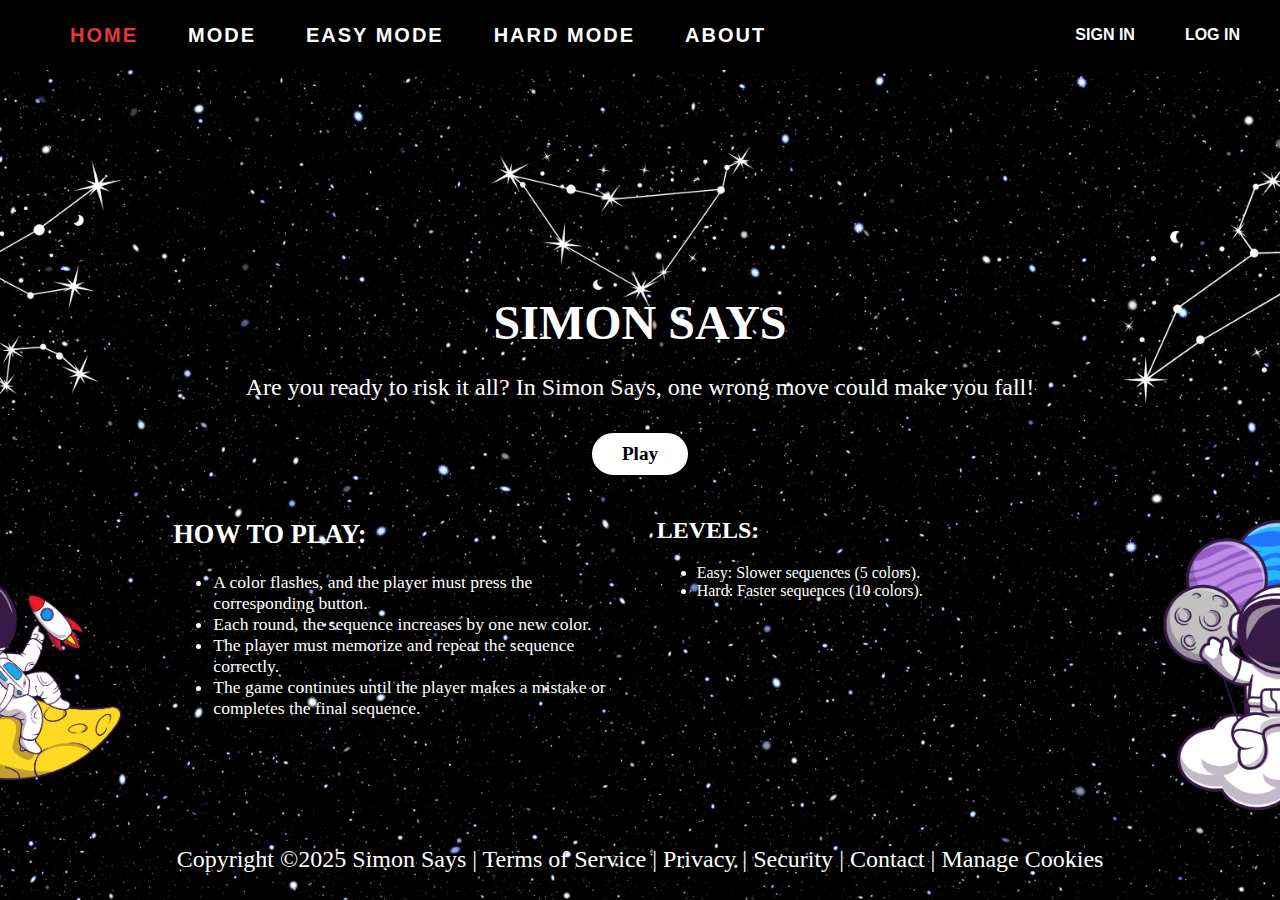
<file: index.html>
<!DOCTYPE html>
<html>
    <head>
        <title>Simon Says</title>
        <meta name="author" content="Group 5">
        <meta name="laboratory activity number" content="1">
    </head>
     <style>
        body {
            flex-direction: column;
            justify-content: center;
            align-items: center;
            margin: 0;
            font-family: "Times New Roman", serif;
            background-image: url(space1.png);
            background-size: cover;
            background-position: center;
            background-repeat: no-repeat;
            background-attachment: fixed;           
            text-align: center;
            color: white; 
            overflow-x: hidden;
            overflow-y: hidden;
        }

        .header {
            position: relative; 
            top: 0;
            left: 0;
            width: 100%;
            height: 50px;
            background-color: #000;
            padding: 10px 20px;
            display: flex;
            justify-content: space-between;
            align-items: center;
            box-shadow: 0 4px 6px rgba(0, 0, 0, 0.1);
        }
        .container-1 {
            display: flex;
            justify-content: space-between;
            width: 100%;
            max-width: 1200px;
            margin: 0 auto;
            align-items: center;
        }
        .nav-list {
            list-style: none;
            display: flex;
            gap: 30px;
            margin: 0;
            padding: 0;
        }
        .nav-list a {
            text-decoration: none;
            color: #ffffff;
            font-size: 20px;
            font-weight: 700;
            font-family: 'Exo 2', sans-serif !important;
            text-transform: uppercase;
            padding: 15px 10px;
            letter-spacing: 2px;
            position: relative;
            transition: color 0.2s ease;
        }
        .nav-list a::after {
            content: "";
            position: absolute;
            left: 0;
            bottom: -2px;
            width: 0;
            height: 3px;
            background-color: #ff4655;
            transition: width 0.3s ease;
            border-radius: 5px;
        }
        .nav-list a:hover::after, .nav-list a:active::after {
            width: 100%;
            background-color: #ff4655;
        }
    
        .nav-list a:hover, #nav-active:hover{
            color: #ff4651;
        }
        .nav-list a:active, #nav-active:active{
            color: #ffffff;
        }
        #nav-active {
            text-decoration: none;
            color: #e73737;
            font-size: 20px;
            font-weight: 700;
            font-family: 'Exo 2', sans-serif !important;
            text-transform: uppercase;
            padding: 15px 10px;
            letter-spacing: 2px;
            position: relative;
            transition: color 0.2s ease;
        }
        .actions {
            display: flex;
            right: 20px;
            align-items: center;
            gap: 10px;
        }
        .btn {
            text-decoration: none;
            background-color: #000000;
            color: #fff;
            padding: 10px 20px;
            font-size: 16px;
            font-weight: 700;
            font-family: 'Exo 2', sans-serif !important;
            text-transform: uppercase;
            transition: all 0.3s ease;
        }
        .btn:hover, .btn:active {
            background-color: #262626;
            border-radius: 9px;
            color: #ff4655;
            cursor: pointer;
        }

        .section-container {
            display: flex;
            justify-content: space-evenly;
            max-width: 1000px;
            margin: 20px auto 40px auto;
        }
         /* Section */
         h1 {
            font-size: 3rem;
            font-weight: bold;
            margin-top: 25vh;
            margin-bottom: 20px;
        }
        .p-desc {
            font-size: 1.5rem;
            font-weight: normal;
            margin-bottom: 30px;
        }
        .button-container {
            display: flex;
            justify-content: center;
            gap: 15px;
        }
        .button {
            font-size: 1.2rem;
            text-decoration: none;
            color: black;
            font-weight: bold;
            background-color: white;
            padding: 10px 30px;
            border-radius: 30px;
            border: 2px solid black;
            display: inline-block;
            text-align: center;
        }
        .instructions {
            width: 45%;
            font-size: 1.1rem;
            text-align: left;
        }
        .scoring {
            width: 45%;
            font-size: 1.0rem;
            text-align: left;
        }

	/* Footer */
        .footer {
            position: absolute;
            bottom: 0;
            width: 100%;
            text-align: center;
            height: 150px;
            margin-top: 20px;
            padding-top: 10px;
        }
        .footer-info {
            text-align: center;
            align-items: center;
        }
        footer a {
            color: white; 
            text-decoration: none;
        }
        .footer a:hover {
            text-decoration: underline;
            color: #ff6d79;
        }
    </style>
    <body>
        <header class="header">
            <div class="container-1">
                <nav class="nav">
                    <ul class="nav-list">
                        <li><a id="nav-active" href="index.html">Home</a></li>
                        <li><a href="choice.html">Mode</a></li>
                        <li><a href="easy.html">Easy Mode</a></li>
                        <li><a href="hard.html">Hard Mode</a></li>
			<li><a href="about.html">About</a></li>
                    </ul>
                </nav>
                <!-- Search and CTA -->
                <div class="actions">
                    <!-- Sign in -->
                    <a href="user.html" class="btn">Sign in</a>           
		    <!-- Log In in -->
		    <a href="user.html" class="btn">Log in</a>
                </div>
            </div>
            </div>
        </header>
        <section>
            <h1>SIMON SAYS</h1>
            <p class="p-desc">Are you ready to risk it all? In Simon Says, one wrong move could make you fall!</p>
            <div class="button-container">
                <a href="choice.html" class="button play-button">Play</a>
            </div>
            <div class="section-container">
                <div class="instructions">
                    <h2>HOW TO PLAY:</h2>
                    <ul class="instructions-list">
                        <li>A color flashes, and the player must press the corresponding button.</li>
                        <li>Each round, the sequence increases by one new color.</li>
                        <li>The player must memorize and repeat the sequence correctly.</li>
                        <li>The game continues until the player makes a mistake or completes the final sequence.</li>
                    </ul>
                </div>
                <div class="scoring">
                    <h2>LEVELS:</h2>
                    <ul class="instructions-list">
                        <li>Easy: Slower sequences (5 colors).</li>
                        <li>Hard: Faster sequences (10 colors).</li>
                    </ul>
                </div>
            </div>
        </section>
        <footer class="footer">
            <br><br><br><br>
            <p class="p-desc">
                Copyright &copy;2025 <a href="#">Simon Says</a>
                | <a href="#">Terms of Service</a>
                | <a href="#">Privacy</a>
                | <a href="#">Security</a>
                | <a href="#">Contact</a>
                | <a href="#">Manage Cookies</a>
            </p>
        </footer>
    </body>
</html>
</file>
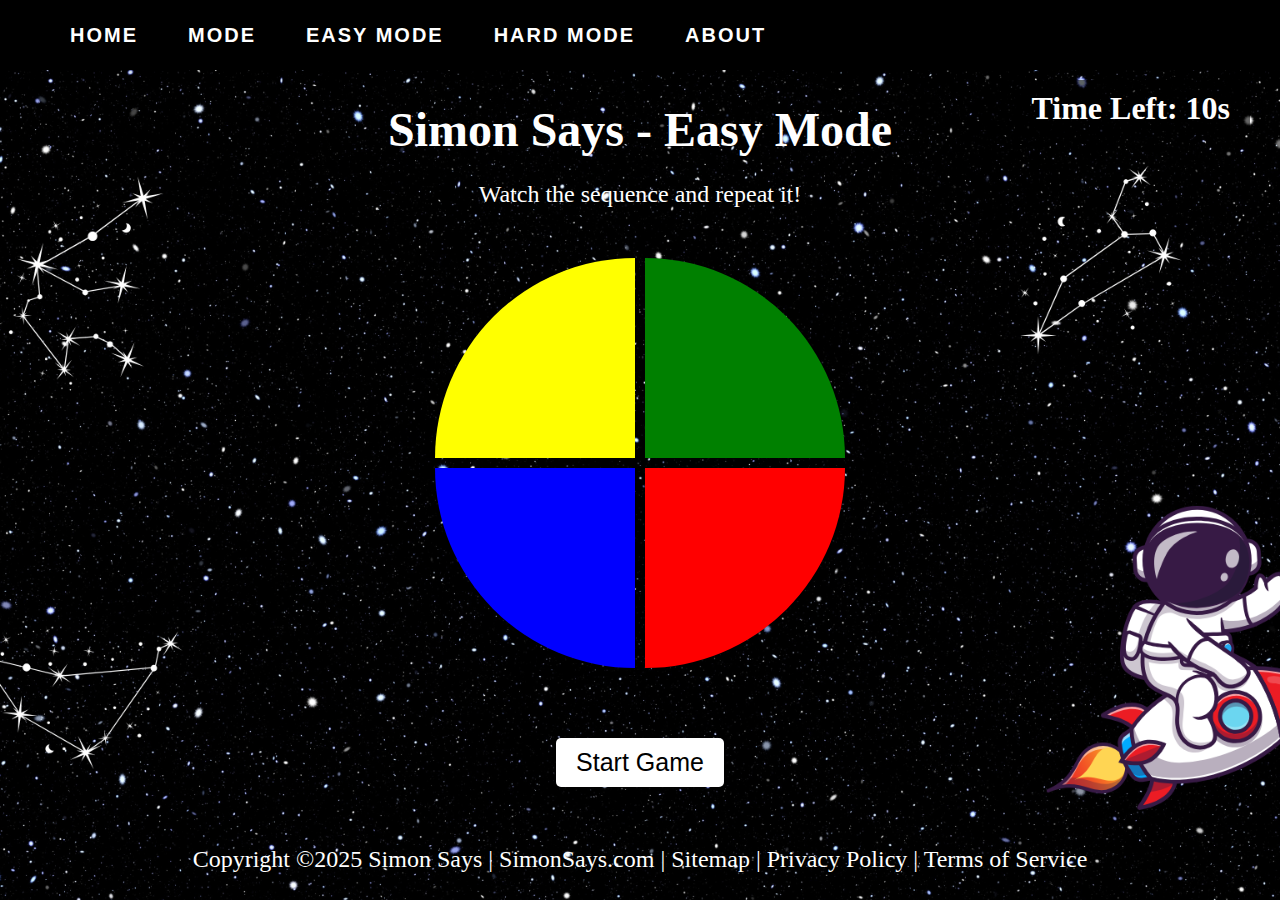
<file: easy.html>
<!DOCTYPE html>
<html lang="en">
    <head>
        <title>Easy Mode</title>
        <link rel="stylesheet" href="mode.css">
    </head>
    <body>
        <!-- Header -->
        <header class="header">
            <div class="container-1">
                <!-- Navigation -->
                <nav class="nav">
                    <ul class="nav-list">
                        <li><a href="index.html">Home</a></li>
                        <li><a href="choice.html">Mode</a></li>
			<li><a href="easy.html">Easy Mode</a></li>
                        <li><a href="hard.html">Hard Mode</a></li>
			<li><a href="about.html">About</a></li>
                    </ul>
                </nav>
            </div>
        </header>

        <!-- Section -->
        <section>
            <h1>Simon Says - Easy Mode</h1>
            <div id="timer">Time Left: <span id="time">10</span>s</div>
            <p>Watch the sequence and repeat it!</p>
            
            <div class="board">
                <div class="panel top-left yellow" data-color="yellow"></div>
                <div class="panel top-right green" data-color="green"></div>
                <div class="panel bottom-left blue" data-color="blue"></div>
                <div class="panel bottom-right red" data-color="red"></div>
            </div>

            <div class="center">
                <button id="start">Start Game</button>
            </div>
        </section>

        
        <!-- Footer -->
        <footer class="footer">
            <br><br><br><br>
            <p class="p-desc">
                Copyright &copy;2025 <a href="#">Simon Says</a> 
                | <a class="footer-a" href="#">SimonSays.com</a>
                | <a class="footer-a" href="#">Sitemap</a>
                | <a class="footer-a" href="#">Privacy Policy</a>
                | <a class="footer-a" href="#">Terms of Service</a>
            </p>
	    </footer>
    </body>
</html>
</file>
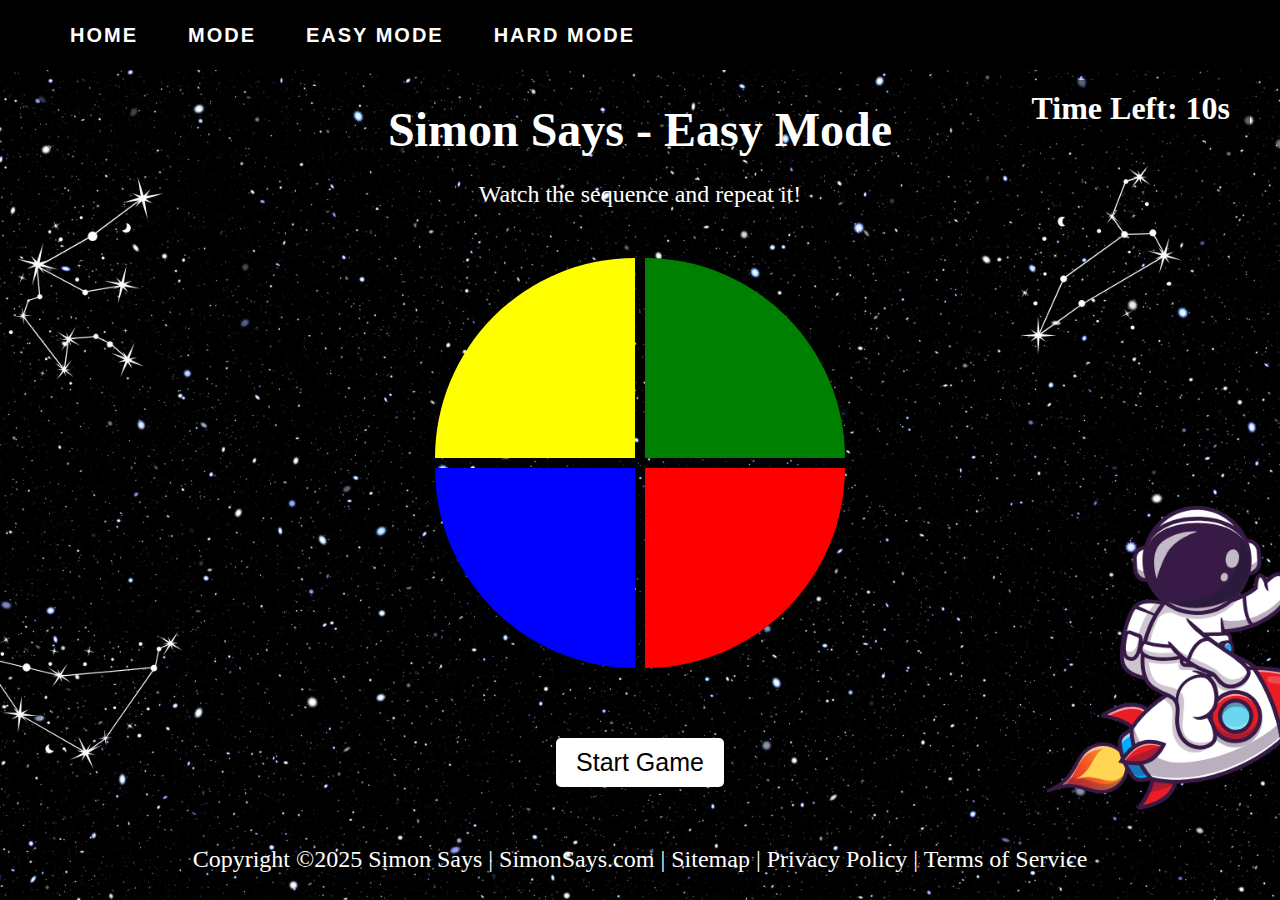
<file: hard.html>
<!DOCTYPE html>
<html lang="en">
    <head>
        <title>Hard Mode</title>
        <link rel="stylesheet" href="mode.css">
    </head>
    <body>
        <!-- Header -->
        <header class="header">
            <div class="container-1">
                <!-- Navigation -->
                <nav class="nav">
                    <ul class="nav-list">
                        <li><a href="index.html">Home</a></li>
                        <li><a href="choice.html">Mode</a></li>
			                  <li><a href="easy.html">Easy Mode</a></li>
                        <li><a href="hard.html">Hard Mode</a></li>
                    </ul>
                </nav>
            </div>
        </header>

        <!-- Section -->
        <section>
            <h1>Simon Says - Easy Mode</h1>
            <div id="timer">Time Left: <span id="time">10</span>s</div>
            <p>Watch the sequence and repeat it!</p>
            
            <div class="board">
                <div class="panel top-left yellow" data-color="yellow"></div>
                <div class="panel top-right green" data-color="green"></div>
                <div class="panel bottom-left blue" data-color="blue"></div>
                <div class="panel bottom-right red" data-color="red"></div>
            </div>

            <div class="center">
                <button id="start">Start Game</button>
            </div>
        </section>

        
        <!-- Footer -->
        <footer class="footer">
            <br><br><br><br>
            <p class="p-desc">
                Copyright &copy;2025 <a href="#">Simon Says</a> 
                | <a class="footer-a" href="#">SimonSays.com</a>
                | <a class="footer-a" href="#">Sitemap</a>
                | <a class="footer-a" href="#">Privacy Policy</a>
                | <a class="footer-a" href="#">Terms of Service</a>
            </p>
	    </footer>
    </body>
</html>
</file>
<file: mode.css>
body {
    color: white;
    text-align: center;
    font-family: "Times New Roman", serif;
    margin-top: 100px;
    background-image: url(space3.png);
    flex-direction: column;
    justify-content: center;
    align-items: center;
    margin: 0;
    background-repeat: no-repeat;
    background-attachment: fixed;   
    text-align: center;
    background-size: cover;
    background-position: center;
    overflow-x: hidden;
    overflow-y: hidden;
}

/* header */.header {
    position: relative; 
    top: 0;
    left: 0;
    width: 100%;
    height: 50px;
    background-color: #000;
    padding: 10px 20px;
    display: flex;
    justify-content: space-between;
    align-items: center;
    box-shadow: 0 4px 6px rgba(0, 0, 0, 0.1);
}
.container-1 {
    display: flex;
    justify-content: space-between;
    width: 100%;
    max-width: 1200px;
    margin: 0 auto;
    align-items: center;
}
.nav-list {
    list-style: none;
    display: flex;
    gap: 30px;
    margin: 0;
    padding: 0;
}
.nav-list a {
    text-decoration: none;
    color: #ffffff;
    font-size: 20px;
    font-weight: 700;
    font-family: 'Exo 2', sans-serif !important;
    text-transform: uppercase;
    padding: 15px 10px;
    letter-spacing: 2px;
    position: relative;
    transition: color 0.2s ease;
}
.nav-list a::after {
    content: "";
    position: absolute;
    left: 0;
    bottom: -2px;
    width: 0;
    height: 3px;
    background-color: #ff4655;
    transition: width 0.3s ease;
    border-radius: 5px;
}
.nav-list a:hover::after, .nav-list a:active::after {
    width: 100%;
    background-color: #ff4655;
}
.nav-list a:hover, #nav-active:hover{
    color: #ff4651;
}
.nav-list a:active, #nav-active:active{
    color: #ffffff;
}
#nav-active {
    text-decoration: none;
    color: #e73737;
    font-size: 20px;
    font-weight: 700;
    font-family: 'Exo 2', sans-serif !important;
    text-transform: uppercase;
    padding: 15px 10px;
    letter-spacing: 2px;
    position: relative;
    transition: color 0.2s ease;
}
.actions {
    display: flex;
    right: 20px;
    align-items: center;
    gap: 10px;
}

/* Section */
h1 {
    font-size: 3rem;
    font-weight: bold;
    margin-bottom: 20px;
}
p {
    font-size: 1.5rem;
    font-weight: normal;
    margin-bottom: 30px;
}
.board {
    display: grid;
    grid-template-columns: 200px 200px;
    gap: 10px;
    justify-content: center;
    margin-top: 50px;
}
.panel {
    width: 200px;
    height: 200px;
    cursor: pointer;
    transition: opacity 0.2s;
}
.yellow { background-color: yellow; border-top-left-radius: 100%; }
.green { background-color: green; border-top-right-radius: 100%; }
.blue { background-color: blue; border-bottom-left-radius: 100%; }
.red { background-color: red; border-bottom-right-radius: 100%; }
.panel:active {
    opacity: 0.5;
}
.center {
    margin-top: 20px;
}
button {
    font-size: 25px;
    padding: 10px 20px;
    margin-top: 50px;
    background-color: white;
    border: none;
    cursor: pointer;
    border-radius: 5px;
}
button:hover {
    background-color: rgb(239, 243, 223);
}
#timer {
    position: absolute;
    top: 80px;
    right: 30px;
    font-size: 2rem;
    font-weight: bold;
    color: white;
    background: rgba(0, 0, 0, 0.6);
    padding: 10px 20px;
    border-radius: 10px;
}

/* Footer */
.footer {
    position: absolute;
    bottom: 0;
    width: 100%;
    text-align: center;
    height: 150px;
    margin-top: 20px;
    padding-top: 0px;
}
.footer-info {
    text-align: center;
    align-items: center;
}
footer a {
    color: white; 
    text-decoration: none;
    font-size: 1.5rem;
    font-weight: normal;
    margin-bottom: 30px;
}
.footer a:hover {
    text-decoration: underline;
    color: #e9ebfd;
}
</file>
